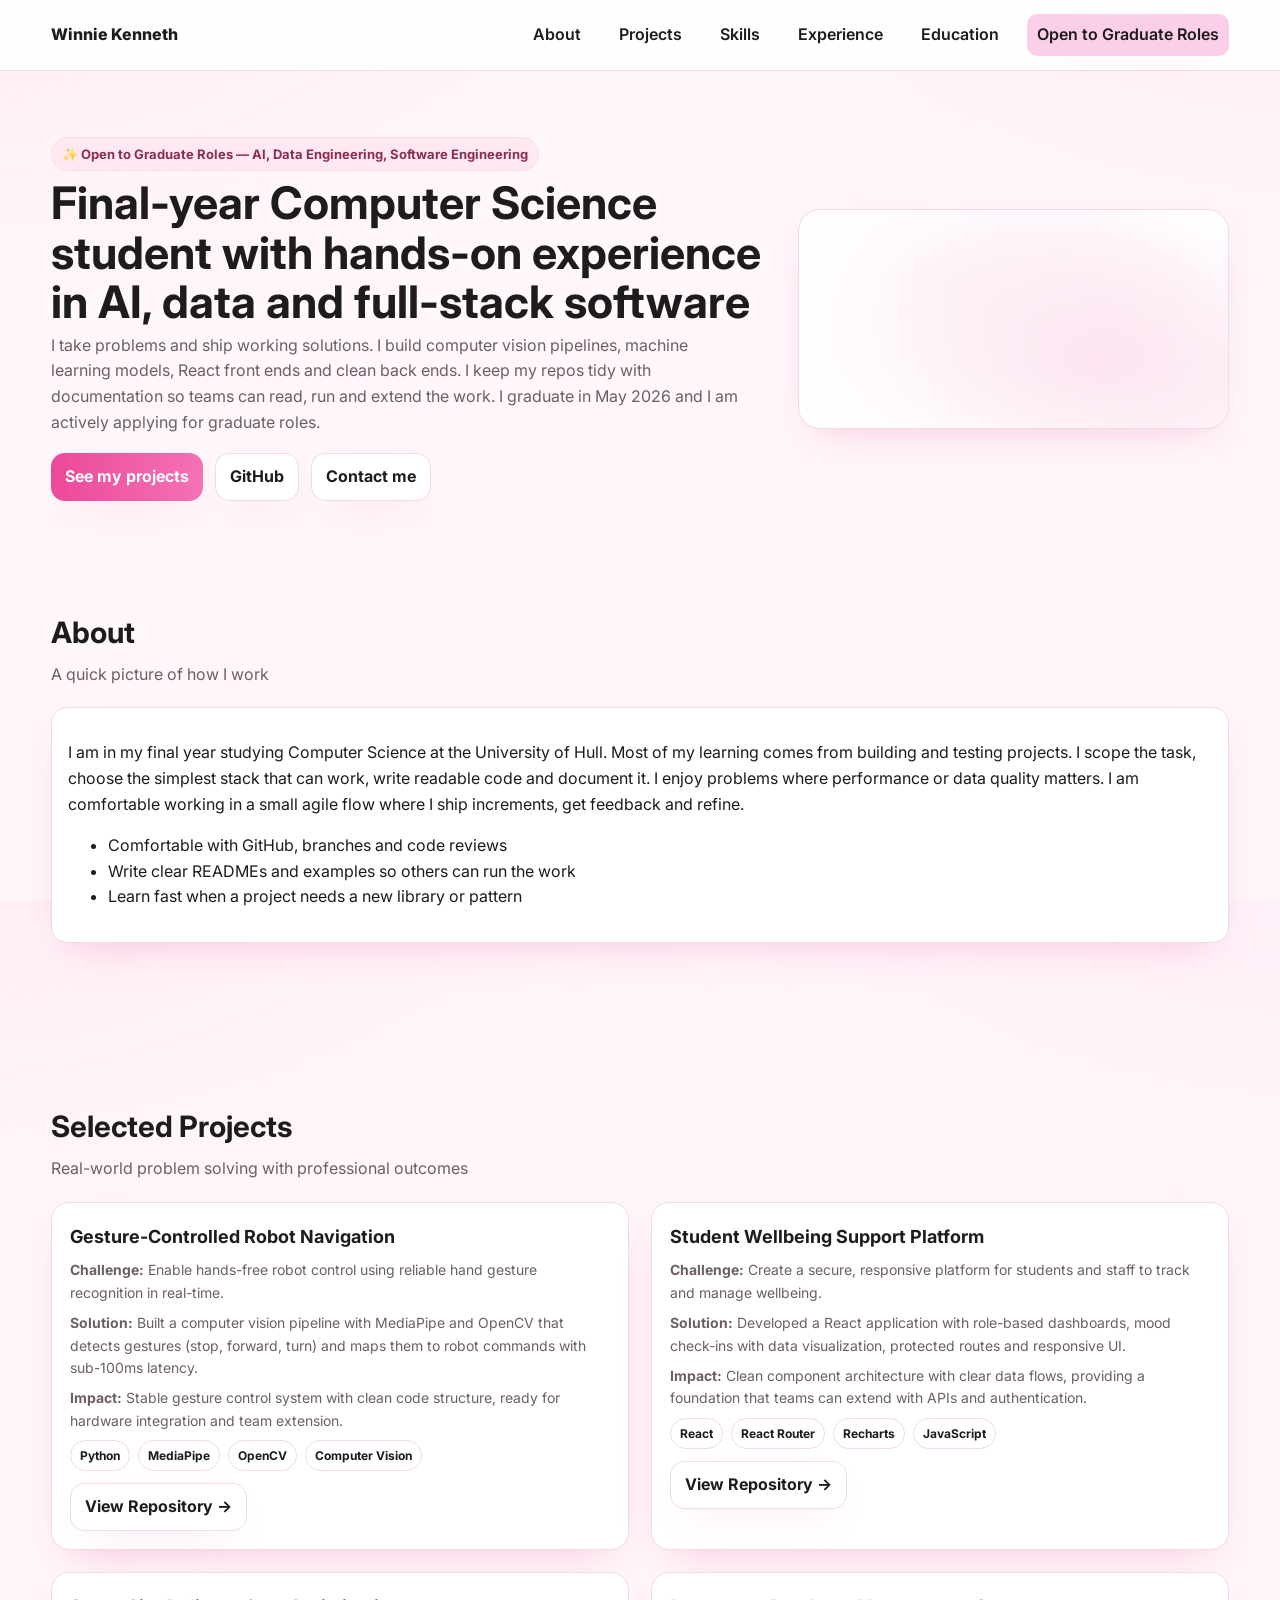
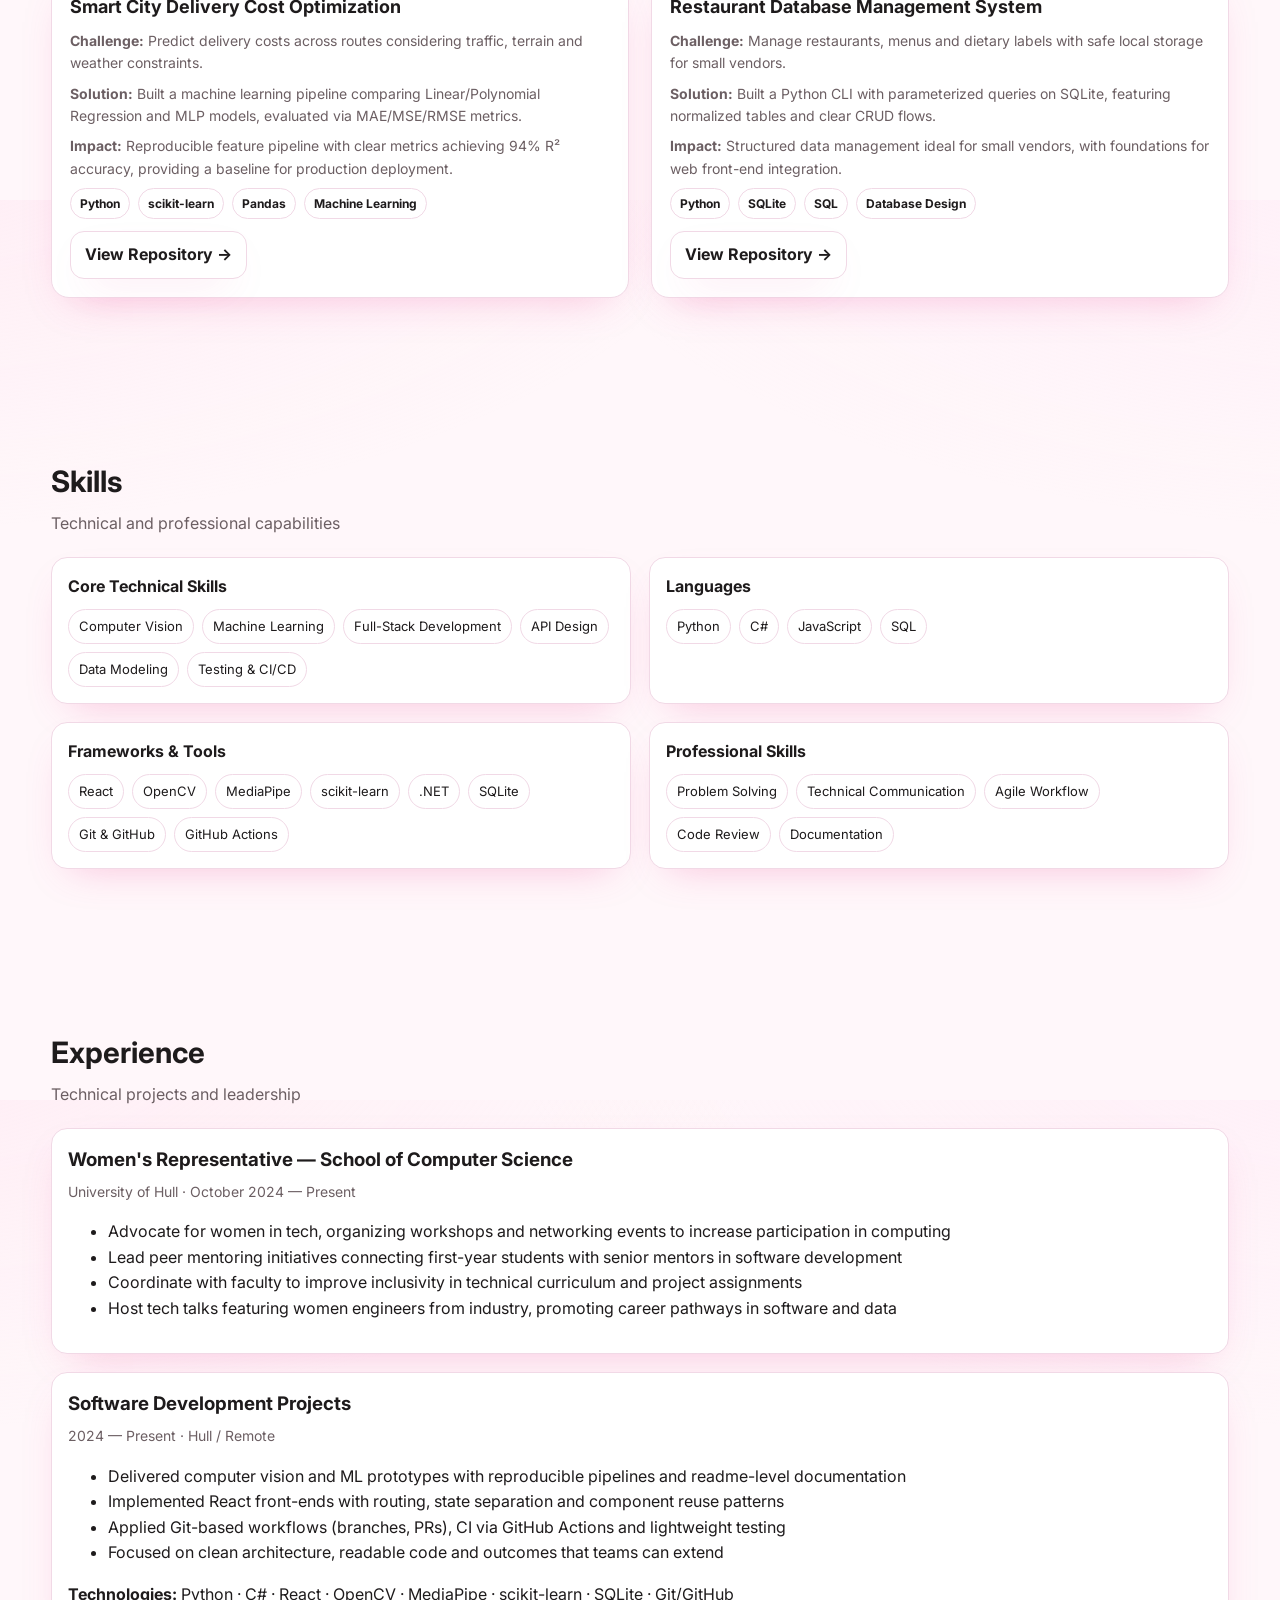
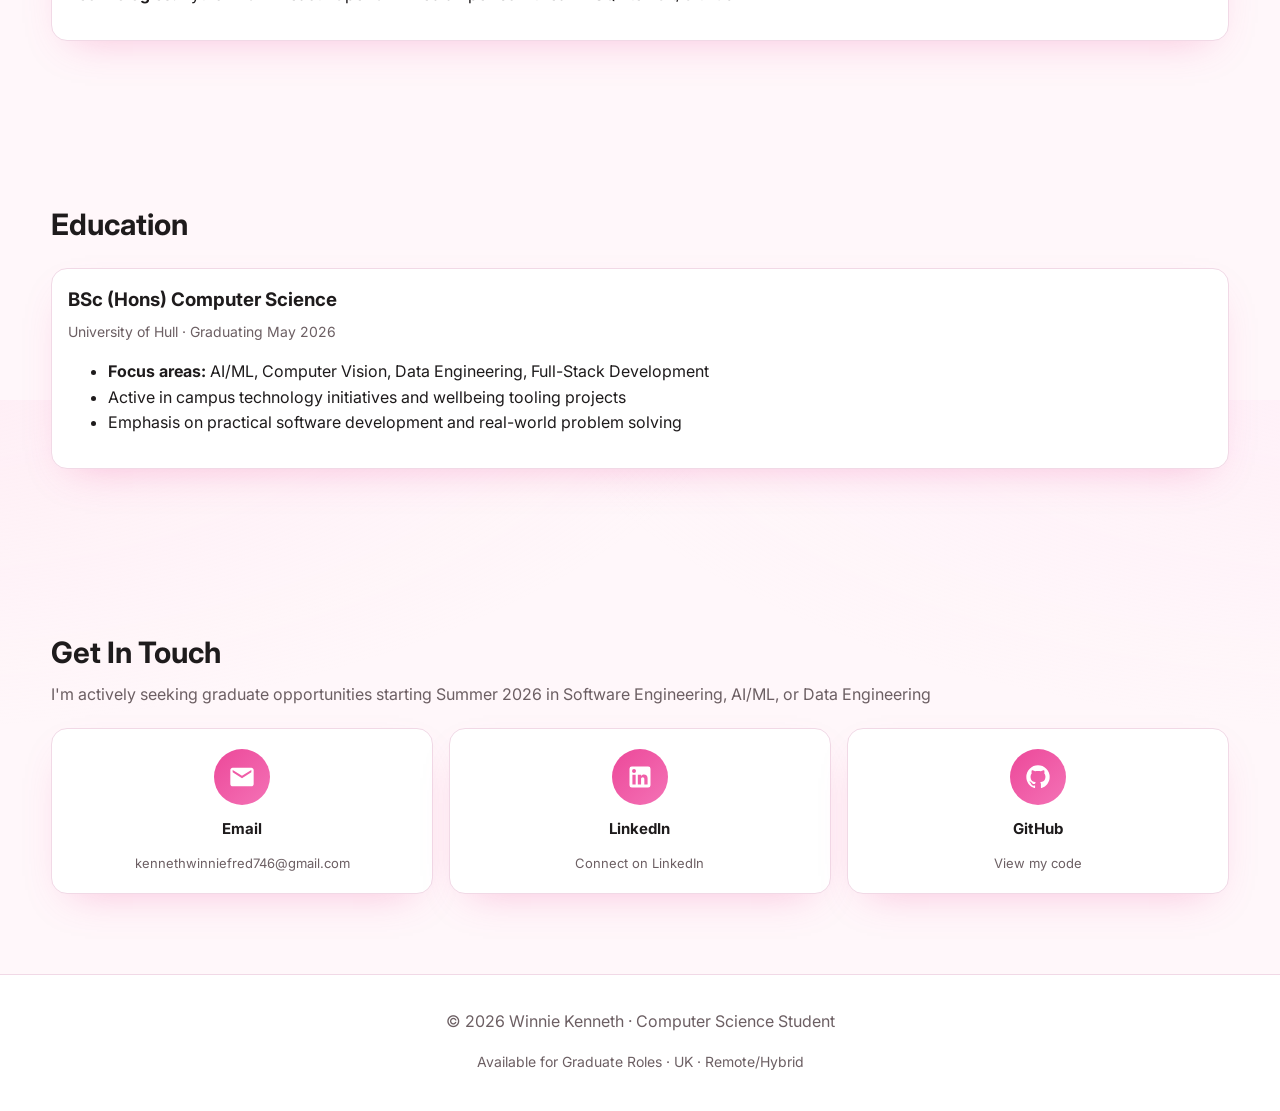
<file: index.html>
<!DOCTYPE html>
<html lang="en">
<head>
<meta charset="utf-8" />
<meta name="viewport" content="width=device-width,initial-scale=1" />
<title>Winnie Kenneth | Software Engineer Portfolio</title>
<meta name="description" content="Final-year Computer Science student. Hands-on projects in AI/ML, data and full-stack engineering. Open to graduate roles." />

<link rel="preconnect" href="https://fonts.googleapis.com">
<link href="https://fonts.googleapis.com/css2?family=Inter:wght@400;500;600;700;800&display=swap" rel="stylesheet">

<style>
:root{
  --bg:#fff7fa;
  --panel:#ffffff;
  --ink:#1e1b1c;
  --muted:#6c5f63;
  --line:#f1d9e6;
  --accent:#ec4899;
  --accent2:#f472b6;
  --accent3:#fbcfe8;
  --shade:rgba(236,72,153,.18);
  --radius:18px;
  --shadow:0 16px 40px -20px rgba(236,72,153,.35);
}

*{box-sizing:border-box}
html,body{height:100%}
body{
  margin:0;
  font-family:Inter,system-ui,Segoe UI,Roboto,Helvetica,Arial;
  color:var(--ink);
  background:
    radial-gradient(900px 420px at -10% -10%, #ffe2ef80, transparent),
    radial-gradient(900px 420px at 110% -10%, #ffe6f580, transparent),
    var(--bg);
  line-height:1.6;
  scroll-behavior:smooth;
}

.container{width:min(1180px,92%); margin-inline:auto}
.section{padding:80px 0}
.section-head{margin-bottom:20px}
.section-head h2{margin:0 0 6px; font-size:clamp(22px,2.3vw,30px)}
.section-head p.lead{margin:0; color:var(--muted)}

.site-header{
  position:sticky; top:0; z-index:30;
  background:rgba(255,255,255,.85);
  backdrop-filter:blur(8px);
  border-bottom:1px solid var(--line);
}
.header-inner{
  display:flex; align-items:center; justify-content:space-between;
  padding:14px 0;
}
.brand{font-weight:800; text-decoration:none; color:var(--ink)}
.nav{display:flex; align-items:center; gap:18px}
.nav a{
  color:var(--ink); text-decoration:none; font-weight:600; padding:8px 10px; border-radius:10px;
}
.nav a.active{background:var(--accent3)}
.cta{
  background:linear-gradient(90deg,var(--accent),var(--accent2));
  color:#fff; text-decoration:none; font-weight:700; padding:9px 14px; border-radius:999px; box-shadow:var(--shadow);
}

.hero{padding:66px 0 28px}
.hero-inner{display:grid; grid-template-columns:1.25fr .75fr; gap:28px; align-items:center}
.badge{
  display:inline-flex; align-items:center; gap:8px;
  padding:6px 10px; border-radius:999px; border:1px dashed var(--line);
  background:#ffe8f2; color:#8a2c57; font-weight:700; font-size:13px;
}
h1{margin:.5rem 0 .35rem; font-size:clamp(30px,3.5vw,46px); line-height:1.1}
.hero p{margin:0 0 18px; color:var(--muted); max-width:70ch}
.hero-actions{display:flex; gap:12px; flex-wrap:wrap}
.btn{
  display:inline-flex; align-items:center; gap:8px;
  padding:10px 14px; border-radius:14px; border:1px solid var(--line);
  background:#fff; color:var(--ink); text-decoration:none; font-weight:700;
  box-shadow:var(--shadow); transition:transform .06s ease, box-shadow .18s ease;
}
.btn:hover{transform:translateY(-2px); box-shadow:0 20px 48px -26px rgba(236,72,153,.45)}
.btn.primary{background:linear-gradient(90deg,var(--accent),var(--accent2)); color:#fff; border:0}
.hero-art{
  min-height:220px; border-radius:22px; border:1px solid var(--line);
  background:
    linear-gradient(120deg,#fff,transparent),
    radial-gradient(280px 160px at 30% 30%, var(--shade), transparent),
    radial-gradient(280px 160px at 70% 70%, var(--shade), transparent),
    var(--panel);
  box-shadow:var(--shadow);
}

.grid{display:grid; gap:22px; grid-template-columns:repeat(12,1fr)}
.card{
  grid-column:span 6;
  background:var(--panel); border:1px solid var(--line);
  border-radius:var(--radius); padding:18px; box-shadow:var(--shadow);
  transform:translateY(8px); opacity:0; transition:transform .2s ease, box-shadow .2s ease, border-color .2s ease;
}
.card.reveal{opacity:1; transform:translateY(0)}
.card:hover{transform:translateY(-3px); border-color:#f7b1cf}
.card h3{margin:2px 0 8px; font-size:18px}
.meta{display:flex; gap:8px; flex-wrap:wrap; margin:8px 0 12px}
.chip{
  padding:5px 9px; border-radius:999px; font-size:12px; font-weight:700;
  background:#fff; border:1px solid var(--line);
}
.small{color:var(--muted); font-size:14px; margin:0 0 8px}
.actions{display:flex; gap:12px; flex-wrap:wrap}

.skills-grid{
  display:grid; grid-template-columns:repeat(12,1fr); gap:18px;
}
.skill-col{
  grid-column:span 6; background:#fff; border:1px solid var(--line); border-radius:16px; padding:16px; box-shadow:var(--shadow);
}
.skill-col h4{margin:0 0 10px}
.pills{display:flex; gap:8px; flex-wrap:wrap}
.pill{
  padding:6px 10px; border-radius:999px; background:#fff; border:1px solid var(--line); font-size:13px;
}

.list-card{
  background:#fff; border:1px solid var(--line); border-radius:16px; padding:16px; box-shadow:var(--shadow);
}
.list-card h3{margin:0 0 6px}
.list-card .when{color:var(--muted); font-size:14px; margin:4px 0 12px}

.contact{
  display:grid; grid-template-columns:repeat(3,1fr); gap:16px;
}
.contact a{
  text-decoration:none; color:var(--ink);
  background:#fff; border:1px solid var(--line); border-radius:16px; padding:20px; box-shadow:var(--shadow);
  display:flex; flex-direction:column; align-items:center; gap:12px; transition:transform .06s ease, box-shadow .18s ease, border-color .2s ease;
}
.contact a:hover{transform:translateY(-2px); box-shadow:0 20px 48px -26px rgba(236,72,153,.45); border-color:var(--accent2)}
.contact-icon{
  width:56px; height:56px; border-radius:50%;
  background:linear-gradient(135deg,var(--accent),var(--accent2));
  display:flex; align-items:center; justify-content:center;
  font-size:26px; color:#fff;
}
.contact-icon svg{
  width:28px; height:28px; fill:#fff;
}
.contact strong{font-size:15px}
.contact span{color:var(--muted); font-size:13px; text-align:center}

footer{
  border-top:1px solid var(--line); background:#fff; text-align:center; color:var(--muted);
  padding:18px 0 24px;
}

@media (max-width:980px){
  .hero-inner{grid-template-columns:1fr}
  .grid{grid-template-columns:repeat(6,1fr)}
  .card{grid-column:span 6}
  .skills-grid .skill-col{grid-column:span 12}
  .contact{grid-template-columns:1fr}
  .nav{flex-wrap:wrap}
}
</style>
</head>
<body>

<header class="site-header">
  <div class="container header-inner">
    <a class="brand" href="#">Winnie Kenneth</a>
    <nav class="nav" id="topNav">
      <a href="#about">About</a>
      <a href="#projects">Projects</a>
      <a href="#skills">Skills</a>
      <a href="#experience">Experience</a>
      <a href="#education">Education</a>
      <a href="#contact" class="cta">Open to Graduate Roles</a>
    </nav>
  </div>
</header>

<section class="hero">
  <div class="container hero-inner">
    <div>
      <span class="badge">✨ Open to Graduate Roles — AI, Data Engineering, Software Engineering</span>
      <h1>Final-year Computer Science student with hands-on experience in AI, data and full-stack software</h1>
      <p>
        I take problems and ship working solutions. I build computer vision pipelines, machine learning models,
        React front ends and clean back ends. I keep my repos tidy with documentation so teams can read, run and extend the work.
        I graduate in May 2026 and I am actively applying for graduate roles.
      </p>
      <div class="hero-actions">
        <a class="btn primary" href="#projects">See my projects</a>
        <a class="btn" href="https://github.com/Whiney001" target="_blank" rel="noreferrer">GitHub</a>
        <a class="btn" href="#contact">Contact me</a>
      </div>
    </div>
    <div class="hero-art" aria-hidden="true"></div>
  </div>
</section>

<section id="about" class="section">
  <div class="container">
    <div class="section-head">
      <h2>About</h2>
      <p class="lead">A quick picture of how I work</p>
    </div>

    <div class="list-card">
      <p>
        I am in my final year studying Computer Science at the University of Hull. Most of my learning comes from building and testing projects.
        I scope the task, choose the simplest stack that can work, write readable code and document it. I enjoy problems
        where performance or data quality matters. I am comfortable working in a small agile flow where I ship increments,
        get feedback and refine.
      </p>
      <ul>
        <li>Comfortable with GitHub, branches and code reviews</li>
        <li>Write clear READMEs and examples so others can run the work</li>
        <li>Learn fast when a project needs a new library or pattern</li>
      </ul>
    </div>
  </div>
</section>

<section id="projects" class="section">
  <div class="container">
    <div class="section-head">
      <h2>Selected Projects</h2>
      <p class="lead">Real-world problem solving with professional outcomes</p>
    </div>

    <div class="grid">

      <article class="card">
        <h3>Gesture-Controlled Robot Navigation</h3>
        <p class="small"><strong>Challenge:</strong> Enable hands-free robot control using reliable hand gesture recognition in real-time.</p>
        <p class="small"><strong>Solution:</strong> Built a computer vision pipeline with MediaPipe and OpenCV that detects gestures (stop, forward, turn) and maps them to robot commands with sub-100ms latency.</p>
        <p class="small"><strong>Impact:</strong> Stable gesture control system with clean code structure, ready for hardware integration and team extension.</p>
        <div class="meta">
          <span class="chip">Python</span><span class="chip">MediaPipe</span><span class="chip">OpenCV</span><span class="chip">Computer Vision</span>
        </div>
        <div class="actions">
          <a class="btn" href="https://github.com/Whiney001/gesture-control-robot-navigation" target="_blank" rel="noreferrer">View Repository →</a>
        </div>
      </article>

      <article class="card">
        <h3>Student Wellbeing Support Platform</h3>
        <p class="small"><strong>Challenge:</strong> Create a secure, responsive platform for students and staff to track and manage wellbeing.</p>
        <p class="small"><strong>Solution:</strong> Developed a React application with role-based dashboards, mood check-ins with data visualization, protected routes and responsive UI.</p>
        <p class="small"><strong>Impact:</strong> Clean component architecture with clear data flows, providing a foundation that teams can extend with APIs and authentication.</p>
        <div class="meta">
          <span class="chip">React</span><span class="chip">React Router</span><span class="chip">Recharts</span><span class="chip">JavaScript</span>
        </div>
        <div class="actions">
          <a class="btn" href="https://github.com/Whiney001/student-wellbeing-support-platform" target="_blank" rel="noreferrer">View Repository →</a>
        </div>
      </article>

      <article class="card">
        <h3>Smart City Delivery Cost Optimization</h3>
        <p class="small"><strong>Challenge:</strong> Predict delivery costs across routes considering traffic, terrain and weather constraints.</p>
        <p class="small"><strong>Solution:</strong> Built a machine learning pipeline comparing Linear/Polynomial Regression and MLP models, evaluated via MAE/MSE/RMSE metrics.</p>
        <p class="small"><strong>Impact:</strong> Reproducible feature pipeline with clear metrics achieving 94% R² accuracy, providing a baseline for production deployment.</p>
        <div class="meta">
          <span class="chip">Python</span><span class="chip">scikit-learn</span><span class="chip">Pandas</span><span class="chip">Machine Learning</span>
        </div>
        <div class="actions">
          <a class="btn" href="https://github.com/Whiney001/smart-city-delivery-cost-optimization" target="_blank" rel="noreferrer">View Repository →</a>
        </div>
      </article>

      <article class="card">
        <h3>Restaurant Database Management System</h3>
        <p class="small"><strong>Challenge:</strong> Manage restaurants, menus and dietary labels with safe local storage for small vendors.</p>
        <p class="small"><strong>Solution:</strong> Built a Python CLI with parameterized queries on SQLite, featuring normalized tables and clear CRUD flows.</p>
        <p class="small"><strong>Impact:</strong> Structured data management ideal for small vendors, with foundations for web front-end integration.</p>
        <div class="meta">
          <span class="chip">Python</span><span class="chip">SQLite</span><span class="chip">SQL</span><span class="chip">Database Design</span>
        </div>
        <div class="actions">
          <a class="btn" href="https://github.com/Whiney001/restaurant-database-management-system" target="_blank" rel="noreferrer">View Repository →</a>
        </div>
      </article>

    </div>
  </div>
</section>

<section id="skills" class="section">
  <div class="container">
    <div class="section-head">
      <h2>Skills</h2>
      <p class="lead">Technical and professional capabilities</p>
    </div>

    <div class="skills-grid">
      <div class="skill-col">
        <h4>Core Technical Skills</h4>
        <div class="pills">
          <span class="pill">Computer Vision</span>
          <span class="pill">Machine Learning</span>
          <span class="pill">Full-Stack Development</span>
          <span class="pill">API Design</span>
          <span class="pill">Data Modeling</span>
          <span class="pill">Testing & CI/CD</span>
        </div>
      </div>

      <div class="skill-col">
        <h4>Languages</h4>
        <div class="pills">
          <span class="pill">Python</span>
          <span class="pill">C#</span>
          <span class="pill">JavaScript</span>
          <span class="pill">SQL</span>
        </div>
      </div>

      <div class="skill-col">
        <h4>Frameworks & Tools</h4>
        <div class="pills">
          <span class="pill">React</span>
          <span class="pill">OpenCV</span>
          <span class="pill">MediaPipe</span>
          <span class="pill">scikit-learn</span>
          <span class="pill">.NET</span>
          <span class="pill">SQLite</span>
          <span class="pill">Git & GitHub</span>
          <span class="pill">GitHub Actions</span>
        </div>
      </div>

      <div class="skill-col">
        <h4>Professional Skills</h4>
        <div class="pills">
          <span class="pill">Problem Solving</span>
          <span class="pill">Technical Communication</span>
          <span class="pill">Agile Workflow</span>
          <span class="pill">Code Review</span>
          <span class="pill">Documentation</span>
        </div>
      </div>
    </div>
  </div>
</section>

<section id="experience" class="section">
  <div class="container">
    <div class="section-head">
      <h2>Experience</h2>
      <p class="lead">Technical projects and leadership</p>
    </div>

    <div style="display:grid; gap:18px">
      <div class="list-card">
        <h3>Women's Representative — School of Computer Science</h3>
        <p class="when">University of Hull · October 2024 — Present</p>
        <ul>
          <li>Advocate for women in tech, organizing workshops and networking events to increase participation in computing</li>
          <li>Lead peer mentoring initiatives connecting first-year students with senior mentors in software development</li>
          <li>Coordinate with faculty to improve inclusivity in technical curriculum and project assignments</li>
          <li>Host tech talks featuring women engineers from industry, promoting career pathways in software and data</li>
        </ul>
      </div>

      <div class="list-card">
        <h3>Software Development Projects</h3>
        <p class="when">2024 — Present · Hull / Remote</p>
        <ul>
          <li>Delivered computer vision and ML prototypes with reproducible pipelines and readme-level documentation</li>
          <li>Implemented React front-ends with routing, state separation and component reuse patterns</li>
          <li>Applied Git-based workflows (branches, PRs), CI via GitHub Actions and lightweight testing</li>
          <li>Focused on clean architecture, readable code and outcomes that teams can extend</li>
        </ul>
        <p style="margin-top:12px"><strong>Technologies:</strong> Python · C# · React · OpenCV · MediaPipe · scikit-learn · SQLite · Git/GitHub</p>
      </div>
    </div>
  </div>
</section>

<section id="education" class="section">
  <div class="container">
    <div class="section-head">
      <h2>Education</h2>
    </div>

    <div class="list-card">
      <h3>BSc (Hons) Computer Science</h3>
      <p class="when">University of Hull · Graduating May 2026</p>
      <ul>
        <li><strong>Focus areas:</strong> AI/ML, Computer Vision, Data Engineering, Full-Stack Development</li>
        <li>Active in campus technology initiatives and wellbeing tooling projects</li>
        <li>Emphasis on practical software development and real-world problem solving</li>
      </ul>
    </div>
  </div>
</section>

<section id="contact" class="section">
  <div class="container">
    <div class="section-head">
      <h2>Get In Touch</h2>
      <p class="lead">I'm actively seeking graduate opportunities starting Summer 2026 in Software Engineering, AI/ML, or Data Engineering</p>
    </div>

    <div class="contact">
      <a href="mailto:kennethwinniefred746@gmail.com">
        <div class="contact-icon">
          <svg xmlns="http://www.w3.org/2000/svg" viewBox="0 0 24 24"><path d="M20 4H4c-1.1 0-1.99.9-1.99 2L2 18c0 1.1.9 2 2 2h16c1.1 0 2-.9 2-2V6c0-1.1-.9-2-2-2zm0 4l-8 5-8-5V6l8 5 8-5v2z"/></svg>
        </div>
        <strong>Email</strong>
        <span>kennethwinniefred746@gmail.com</span>
      </a>
      <a href="https://www.linkedin.com/in/winnie-kenneth-28a862287/" target="_blank" rel="noreferrer">
        <div class="contact-icon">
          <svg xmlns="http://www.w3.org/2000/svg" viewBox="0 0 24 24"><path d="M19 3a2 2 0 0 1 2 2v14a2 2 0 0 1-2 2H5a2 2 0 0 1-2-2V5a2 2 0 0 1 2-2h14m-.5 15.5v-5.3a3.26 3.26 0 0 0-3.26-3.26c-.85 0-1.84.52-2.32 1.3v-1.11h-2.79v8.37h2.79v-4.93c0-.77.62-1.4 1.39-1.4a1.4 1.4 0 0 1 1.4 1.4v4.93h2.79M6.88 8.56a1.68 1.68 0 0 0 1.68-1.68c0-.93-.75-1.69-1.68-1.69a1.69 1.69 0 0 0-1.69 1.69c0 .93.76 1.68 1.69 1.68m1.39 9.94v-8.37H5.5v8.37h2.77z"/></svg>
        </div>
        <strong>LinkedIn</strong>
        <span>Connect on LinkedIn</span>
      </a>
      <a href="https://github.com/Whiney001" target="_blank" rel="noreferrer">
        <div class="contact-icon">
          <svg xmlns="http://www.w3.org/2000/svg" viewBox="0 0 24 24"><path d="M12 2A10 10 0 0 0 2 12c0 4.42 2.87 8.17 6.84 9.5.5.08.66-.23.66-.5v-1.69c-2.77.6-3.36-1.34-3.36-1.34-.46-1.16-1.11-1.47-1.11-1.47-.91-.62.07-.6.07-.6 1 .07 1.53 1.03 1.53 1.03.87 1.52 2.34 1.07 2.91.83.09-.65.35-1.09.63-1.34-2.22-.25-4.55-1.11-4.55-4.92 0-1.11.38-2 1.03-2.71-.1-.25-.45-1.29.1-2.64 0 0 .84-.27 2.75 1.02.79-.22 1.65-.33 2.5-.33.85 0 1.71.11 2.5.33 1.91-1.29 2.75-1.02 2.75-1.02.55 1.35.2 2.39.1 2.64.65.71 1.03 1.6 1.03 2.71 0 3.82-2.34 4.66-4.57 4.91.36.31.69.92.69 1.85V21c0 .27.16.59.67.5C19.14 20.16 22 16.42 22 12A10 10 0 0 0 12 2z"/></svg>
        </div>
        <strong>GitHub</strong>
        <span>View my code</span>
      </a>
    </div>
  </div>
</section>

<footer>
  <div class="container">
    <p>&copy; <span id="year"></span> Winnie Kenneth · Computer Science Student</p>
    <p style="margin-top:8px; font-size:14px">Available for Graduate Roles · UK · Remote/Hybrid</p>
  </div>
</footer>

<script>
  document.getElementById('year').textContent = new Date().getFullYear();

  const io = new IntersectionObserver((entries)=>{
    entries.forEach(e=>{
      if(e.isIntersecting){ e.target.classList.add('reveal'); io.unobserve(e.target); }
    });
  }, { threshold:.15 });
  document.querySelectorAll('.card').forEach(c=>io.observe(c));

  const sections = [...document.querySelectorAll('section[id]')];
  const nav = document.getElementById('topNav');
  const links = [...nav.querySelectorAll('a')].filter(a=>a.getAttribute('href').startsWith('#'));
  const spy = new IntersectionObserver((entries)=>{
    entries.forEach(entry=>{
      if(entry.isIntersecting){
        links.forEach(l=>l.classList.toggle('active', l.getAttribute('href') === '#' + entry.target.id));
      }
    });
  }, {rootMargin:'-40% 0px -55% 0px', threshold:0});
  sections.forEach(s=>spy.observe(s));
</script>
</body>
</html>
</file>
